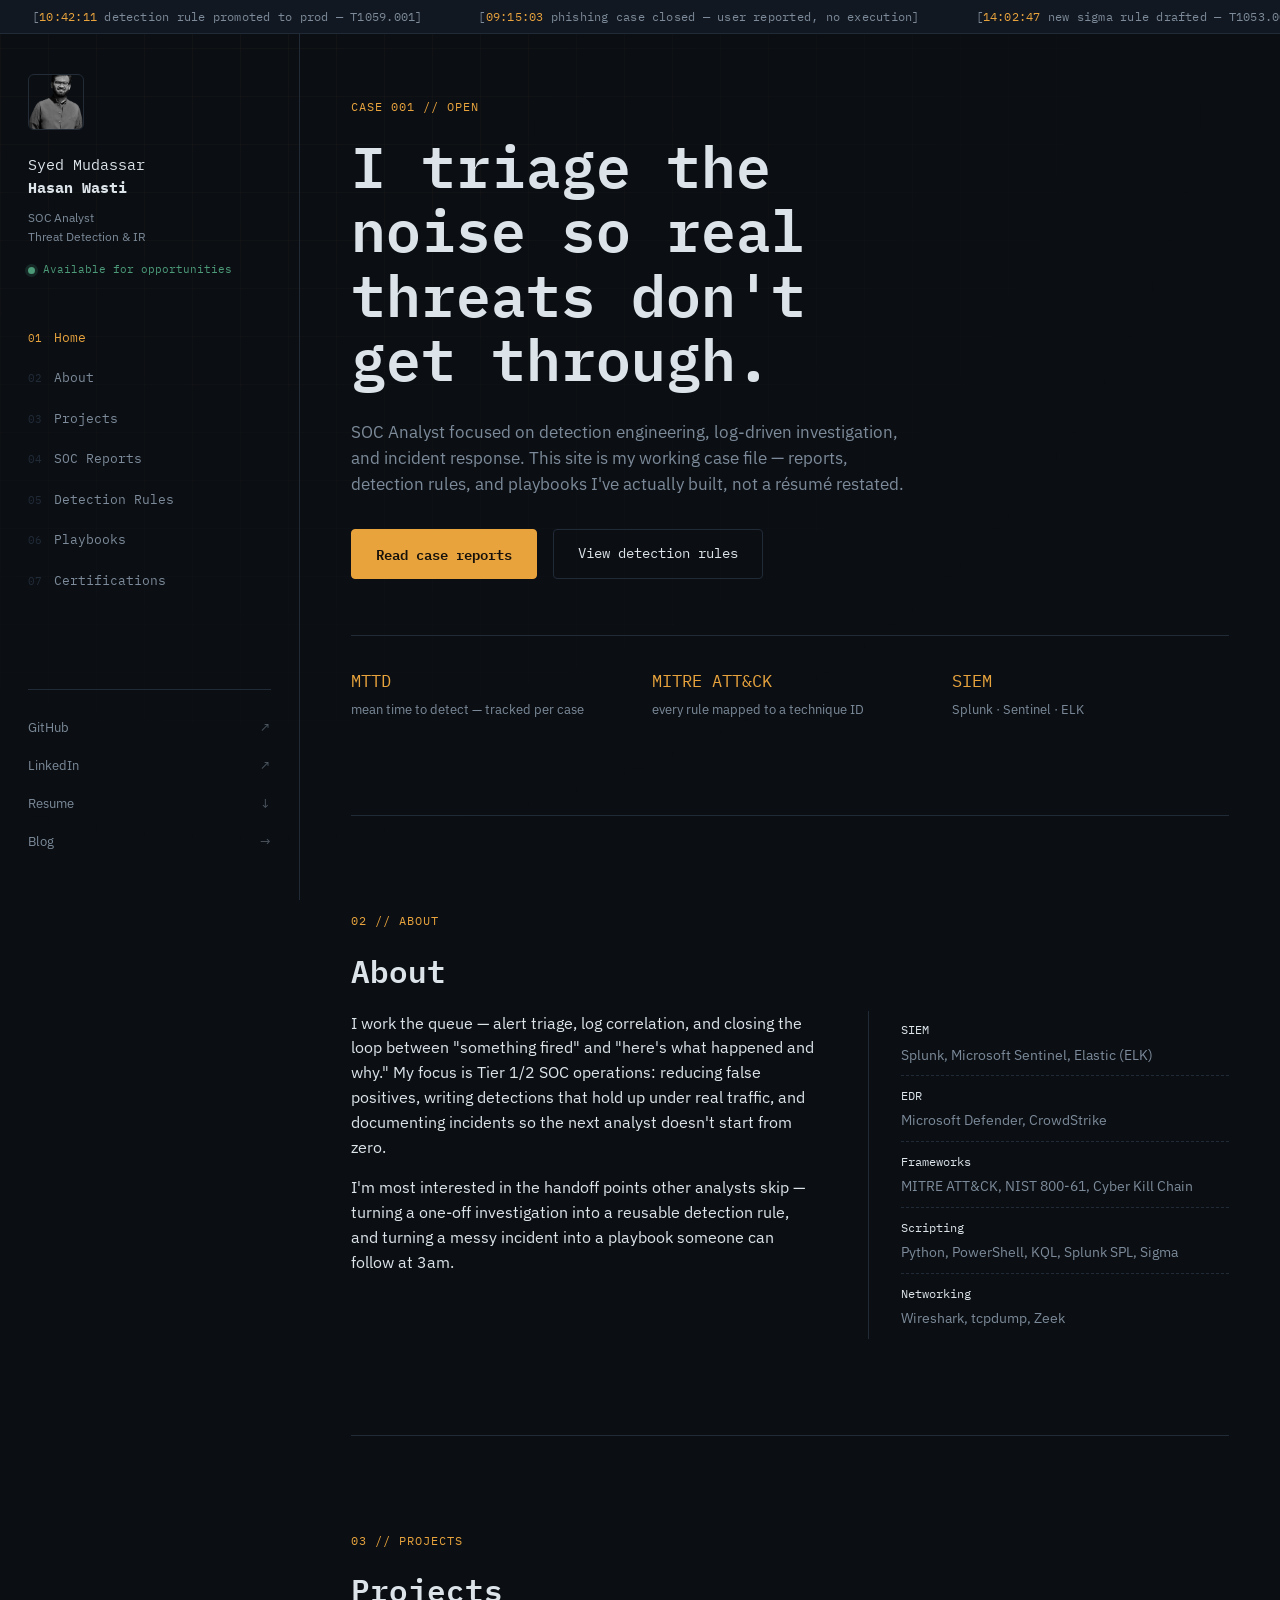
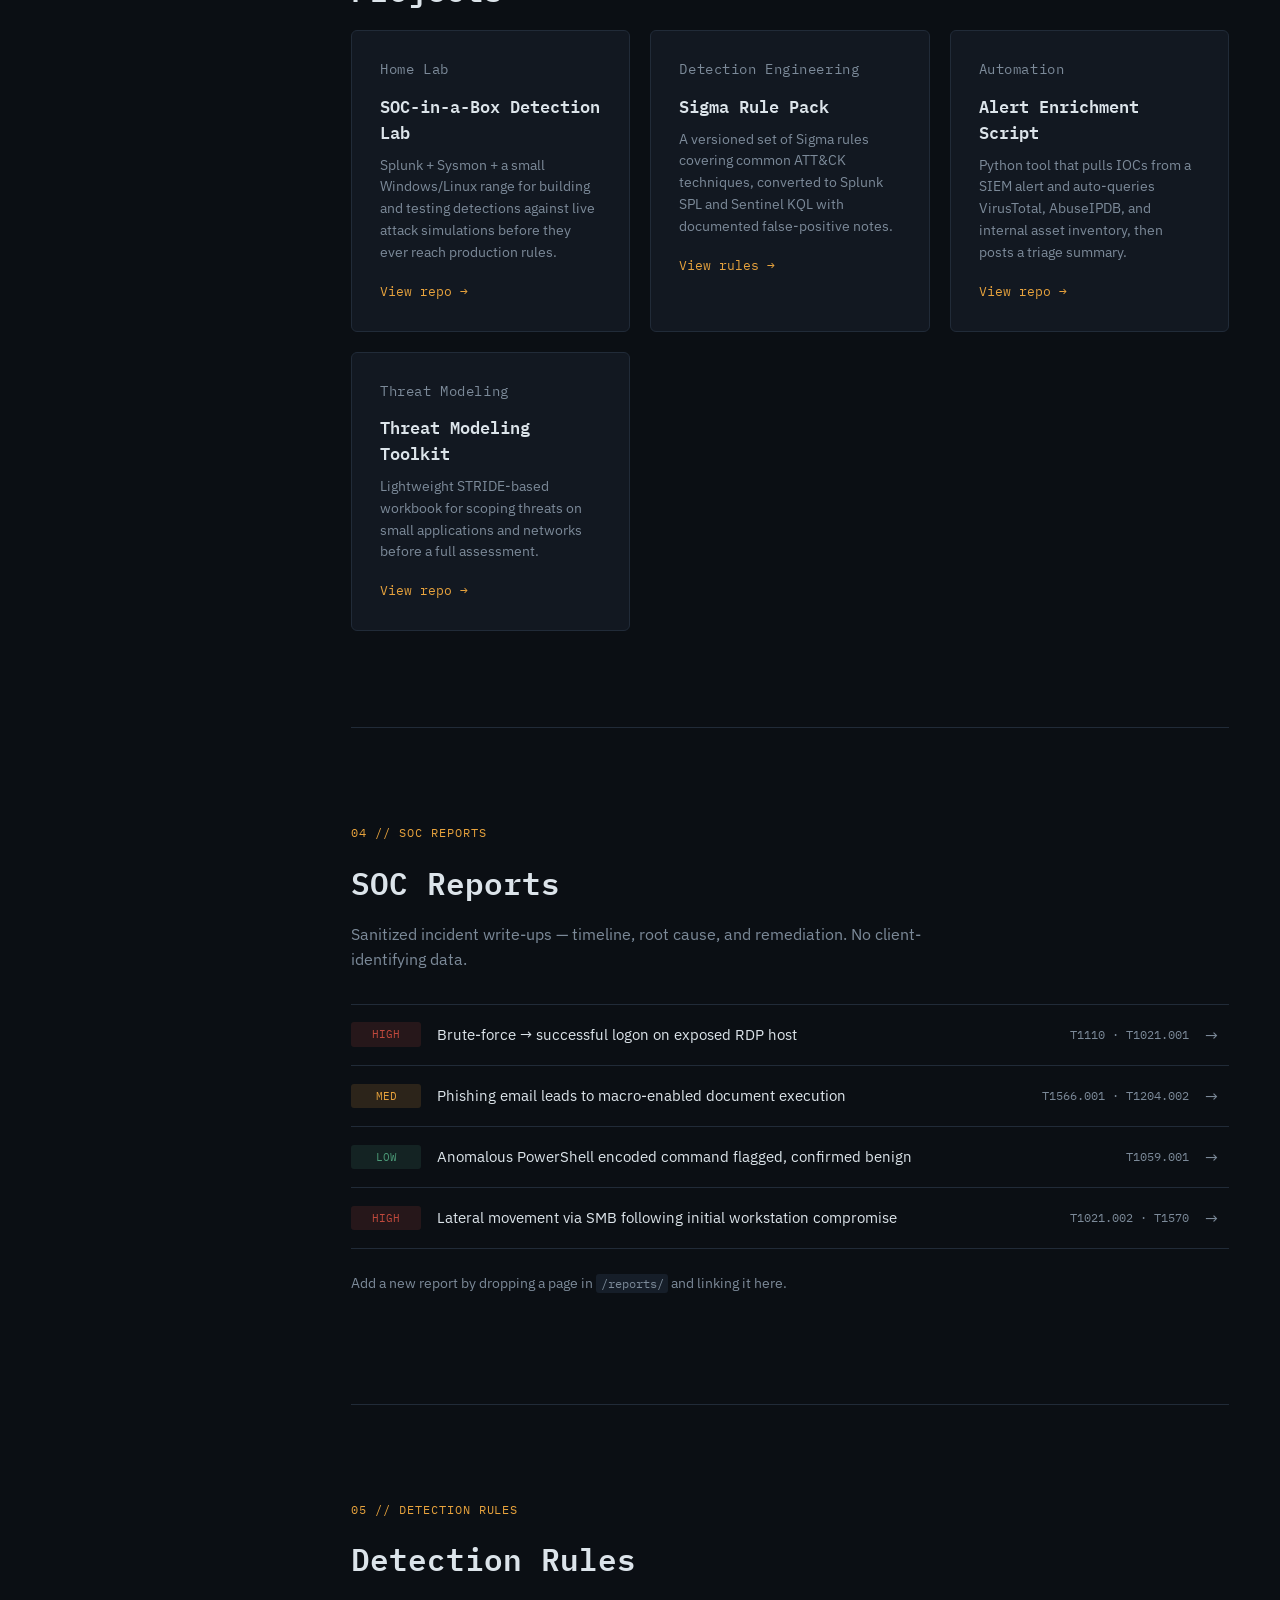
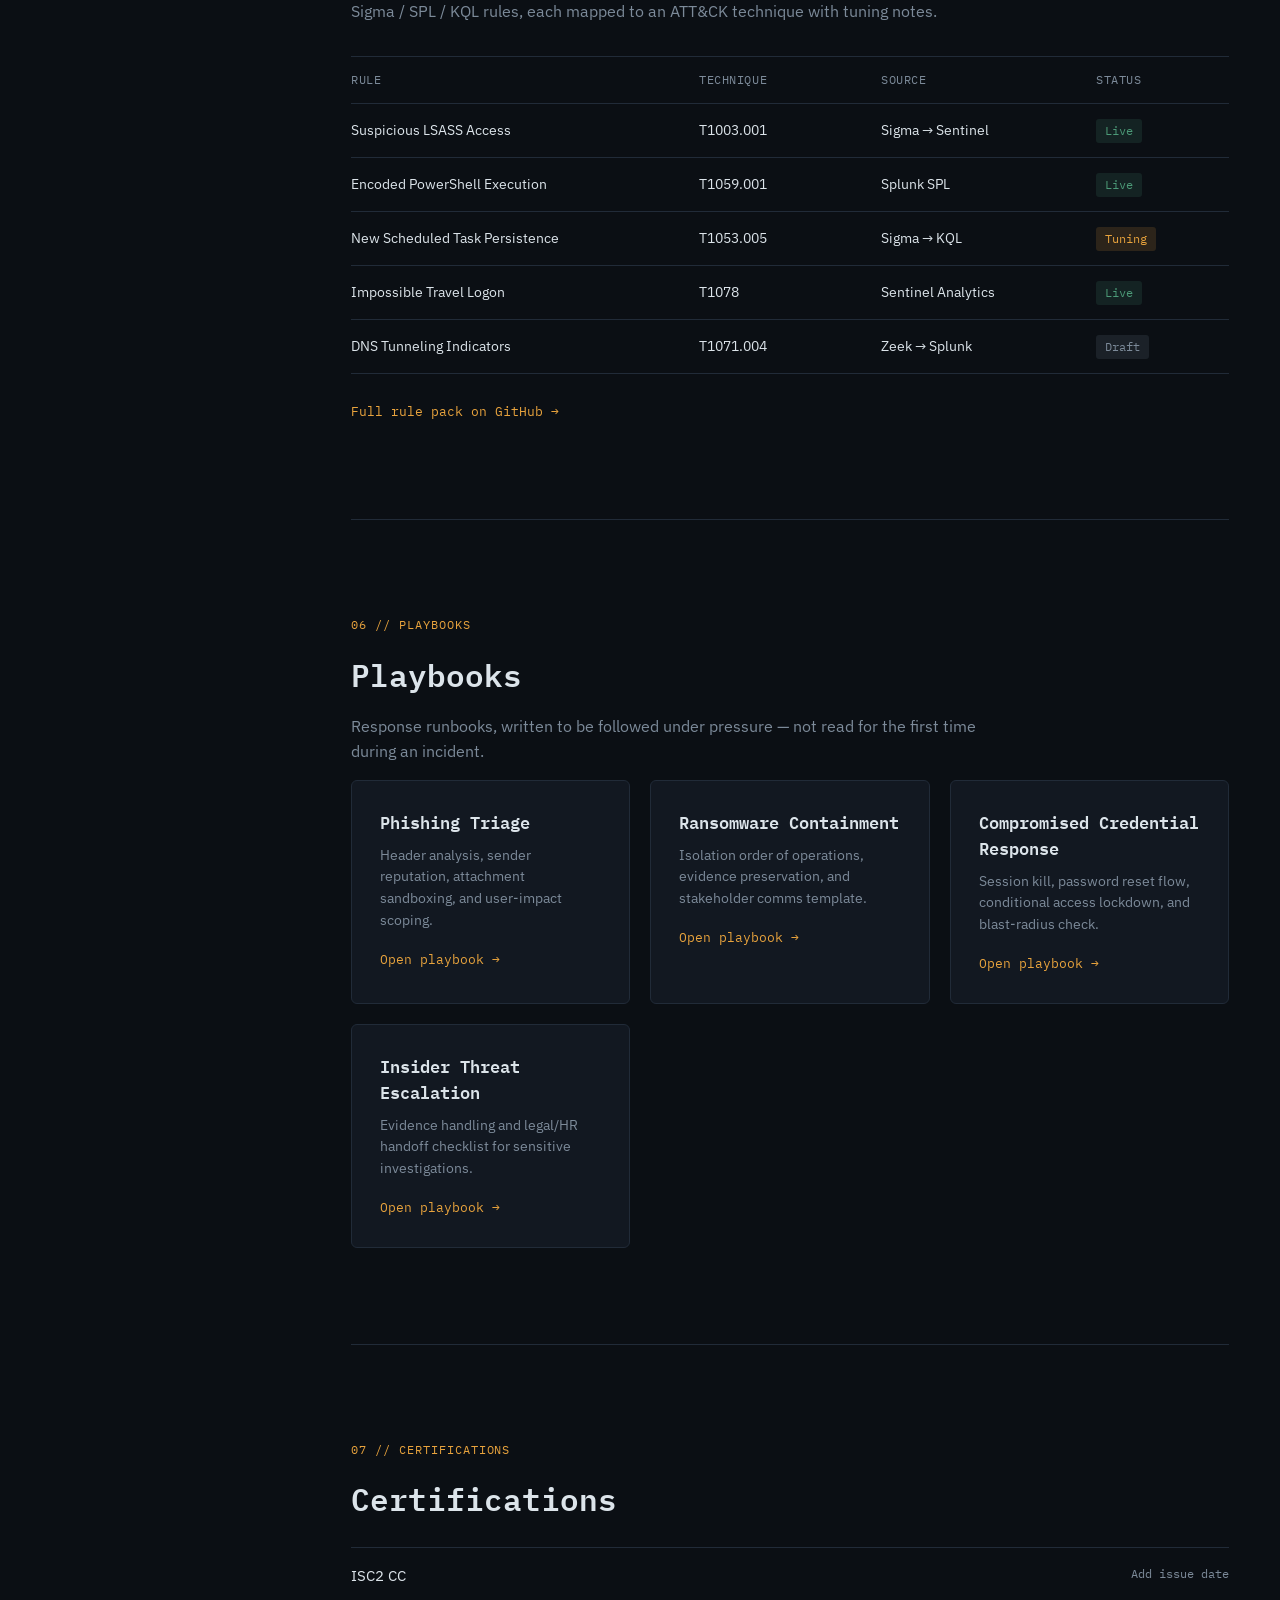
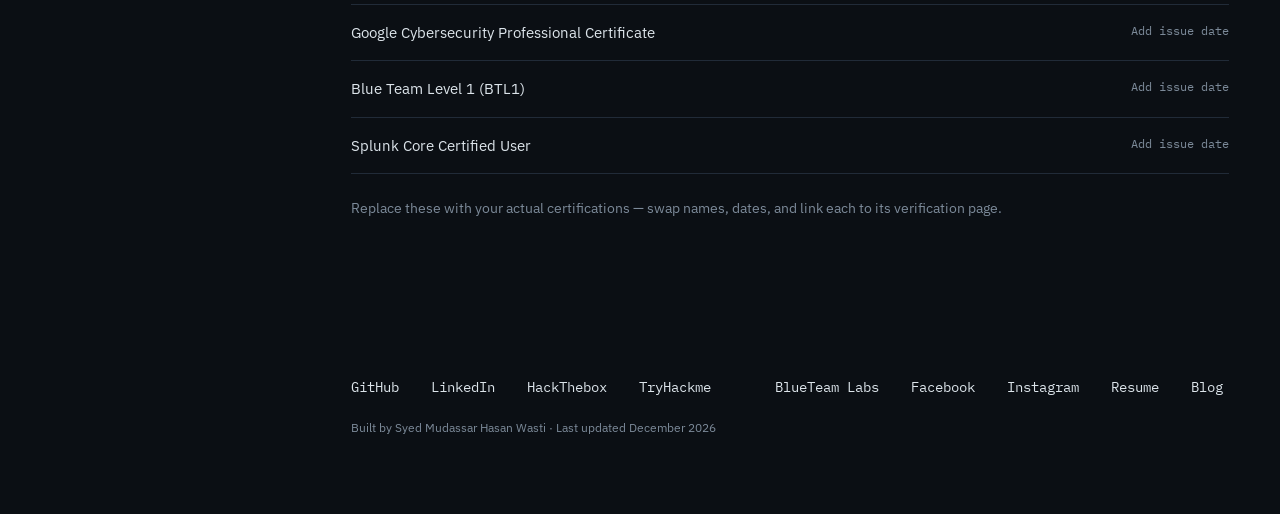
<file: index.html>
<!doctype html>
<html lang="en">
<head>
  <meta charset="utf-8">
  <meta name="viewport" content="width=device-width, initial-scale=1">
  <title>Syed Mudassar Hasan Wasti — SOC Analyst</title>
  <meta name="description" content="SOC Analyst portfolio — detection engineering, incident response case work, playbooks, and certifications.">
  <link rel="shortcut icon" href="img/fav.ico" type="image/x-icon">
  <link rel="preconnect" href="https://fonts.googleapis.com">
  <link href="https://fonts.googleapis.com/css2?family=IBM+Plex+Mono:wght@400;500;600&family=IBM+Plex+Sans:wght@400;500;600;700&display=swap" rel="stylesheet">
  <link rel="stylesheet" href="css/style.css">
</head>
<body>

  <!-- background grid -->
  <div class="grid-overlay" aria-hidden="true"></div>

  <!-- top status ticker -->
  <div class="ticker" role="marquee" aria-label="activity log">
    <div class="ticker__track" id="tickerTrack"></div>
  </div>

  <div class="shell">

    <!-- left console rail -->
    <header class="rail">
      <div class="rail__id">
        <img class="rail__avatar" src="img/profile.png" alt="Syed Mudassar Hasan Wasti">
        <div class="rail__name">Syed Mudassar<br><b>Hasan Wasti</b></div>
        <div class="rail__role">SOC Analyst<br>Threat Detection &amp; IR</div>
        <div class="rail__status"><span class="dot"></span> Available for opportunities</div>
      </div>

      <nav class="rail__nav" id="siteNav">
        <a href="#home" class="nav-link" data-id="01">Home</a>
        <a href="#about" class="nav-link" data-id="02">About</a>
        <a href="#projects" class="nav-link" data-id="03">Projects</a>
        <a href="#reports" class="nav-link" data-id="04">SOC Reports</a>
        <a href="#detections" class="nav-link" data-id="05">Detection Rules</a>
        <a href="#playbooks" class="nav-link" data-id="06">Playbooks</a>
        <a href="#certs" class="nav-link" data-id="07">Certifications</a>
      </nav>

      <div class="rail__links">
        <a href="https://github.com/mudasser9" target="_blank" rel="noopener" class="rail__link">
          <span>GitHub</span><i>&#8599;</i>
        </a>
        <a href="https://www.linkedin.com/in/syed-mudassar-hassan-wasti" target="_blank" rel="noopener" class="rail__link">
          <span>LinkedIn</span><i>&#8599;</i>
        </a>
        <a href="resume.pdf" target="_blank" rel="noopener" class="rail__link">
          <span>Resume</span><i>&#8595;</i>
        </a>
        <a href="blog.html" class="rail__link">
          <span>Blog</span><i>&#8594;</i>
        </a>
      </div>
    </header>

    <button class="rail-toggle" id="railToggle" aria-label="Toggle navigation" aria-expanded="false">
      <span></span><span></span><span></span>
    </button>

    <main class="main">

      <!-- HOME -->
      <section id="home" class="section hero">
        <p class="eyebrow">CASE 001 // OPEN</p>
        <h1 class="hero__title">
          I triage the noise so real threats  don't get through.
        </h1>
        <p class="hero__lede">
          SOC Analyst focused on detection engineering, log-driven investigation, and
          incident response. This site is my working case file — reports, detection
          rules, and playbooks I've actually built, not a résumé restated.
        </p>
        <div class="hero__actions">
          <a href="#reports" class="btn btn--primary">Read case reports</a>
          <a href="#detections" class="btn btn--ghost">View detection rules</a>
        </div>

        <div class="hero__stats">
          <div class="stat">
            <span class="stat__num">MTTD</span>
            <span class="stat__label">mean time to detect — tracked per case</span>
          </div>
          <div class="stat">
            <span class="stat__num">MITRE ATT&amp;CK</span>
            <span class="stat__label">every rule mapped to a technique ID</span>
          </div>
          <div class="stat">
            <span class="stat__num">SIEM</span>
            <span class="stat__label">Splunk · Sentinel · ELK</span>
          </div>
        </div>
      </section>

      <!-- ABOUT -->
      <section id="about" class="section">
        <p class="eyebrow">02 // ABOUT</p>
        <h2 class="section__title">About</h2>
        <div class="about">
          <div class="about__text">
            <p>
              I work the queue — alert triage, log correlation, and closing the loop
              between "something fired" and "here's what happened and why." My focus
              is Tier 1/2 SOC operations: reducing false positives, writing detections
              that hold up under real traffic, and documenting incidents so the next
              analyst doesn't start from zero.
            </p>
            <p>
              I'm most interested in the handoff points other analysts skip — turning
              a one-off investigation into a reusable detection rule, and turning a
              messy incident into a playbook someone can follow at 3am.
            </p>
          </div>
          <ul class="about__tools">
            <li><span>SIEM</span>Splunk, Microsoft Sentinel, Elastic (ELK)</li>
            <li><span>EDR</span>Microsoft Defender, CrowdStrike</li>
            <li><span>Frameworks</span>MITRE ATT&amp;CK, NIST 800-61, Cyber Kill Chain</li>
            <li><span>Scripting</span>Python, PowerShell, KQL, Splunk SPL, Sigma</li>
            <li><span>Networking</span>Wireshark, tcpdump, Zeek</li>
          </ul>
        </div>
      </section>

      <!-- PROJECTS -->
      <section id="projects" class="section">
        <p class="eyebrow">03 // PROJECTS</p>
        <h2 class="section__title">Projects</h2>
        <div class="card-grid">

          <article class="card">
            <p class="card__tag">Home Lab</p>
            <h3>SOC-in-a-Box Detection Lab</h3>
            <p>Splunk + Sysmon + a small Windows/Linux range for building and testing
              detections against live attack simulations before they ever reach production rules.</p>
            <a class="card__link" href="#" target="_blank" rel="noopener">View repo &rarr;</a>
          </article>

          <article class="card">
            <p class="card__tag">Detection Engineering</p>
            <h3>Sigma Rule Pack</h3>
            <p>A versioned set of Sigma rules covering common ATT&amp;CK techniques,
              converted to Splunk SPL and Sentinel KQL with documented false-positive notes.</p>
            <a class="card__link" href="#detections">View rules &rarr;</a>
          </article>

          <article class="card">
            <p class="card__tag">Automation</p>
            <h3>Alert Enrichment Script</h3>
            <p>Python tool that pulls IOCs from a SIEM alert and auto-queries VirusTotal,
              AbuseIPDB, and internal asset inventory, then posts a triage summary.</p>
            <a class="card__link" href="#" target="_blank" rel="noopener">View repo &rarr;</a>
          </article>

          <article class="card">
            <p class="card__tag">Threat Modeling</p>
            <h3>Threat Modeling Toolkit</h3>
            <p>Lightweight STRIDE-based workbook for scoping threats on small
              applications and networks before a full assessment.</p>
            <a class="card__link" href="https://github.com/mudasser9/threat_modeling_tool" target="_blank" rel="noopener">View repo &rarr;</a>
          </article>

        </div>
      </section>

      <!-- SOC REPORTS -->
      <section id="reports" class="section">
        <p class="eyebrow">04 // SOC REPORTS</p>
        <h2 class="section__title">SOC Reports</h2>
        <p class="section__sub">Sanitized incident write-ups — timeline, root cause, and remediation. No client-identifying data.</p>

        <div class="log-list">
          <a href="#" class="log-item">
            <span class="log-item__sev sev--high">HIGH</span>
            <span class="log-item__title">Brute-force → successful logon on exposed RDP host</span>
            <span class="log-item__meta">T1110 · T1021.001</span>
            <span class="log-item__arrow">&rarr;</span>
          </a>
          <a href="#" class="log-item">
            <span class="log-item__sev sev--med">MED</span>
            <span class="log-item__title">Phishing email leads to macro-enabled document execution</span>
            <span class="log-item__meta">T1566.001 · T1204.002</span>
            <span class="log-item__arrow">&rarr;</span>
          </a>
          <a href="#" class="log-item">
            <span class="log-item__sev sev--low">LOW</span>
            <span class="log-item__title">Anomalous PowerShell encoded command flagged, confirmed benign</span>
            <span class="log-item__meta">T1059.001</span>
            <span class="log-item__arrow">&rarr;</span>
          </a>
          <a href="#" class="log-item">
            <span class="log-item__sev sev--high">HIGH</span>
            <span class="log-item__title">Lateral movement via SMB following initial workstation compromise</span>
            <span class="log-item__meta">T1021.002 · T1570</span>
            <span class="log-item__arrow">&rarr;</span>
          </a>
        </div>
        <p class="section__note">Add a new report by dropping a page in <code>/reports/</code> and linking it here.</p>
      </section>

      <!-- DETECTION RULES -->
      <section id="detections" class="section">
        <p class="eyebrow">05 // DETECTION RULES</p>
        <h2 class="section__title">Detection Rules</h2>
        <p class="section__sub">Sigma / SPL / KQL rules, each mapped to an ATT&amp;CK technique with tuning notes.</p>

        <div class="rule-table">
          <div class="rule-row rule-row--head">
            <span>Rule</span><span>Technique</span><span>Source</span><span>Status</span>
          </div>
          <div class="rule-row">
            <span>Suspicious LSASS Access</span><span>T1003.001</span><span>Sigma → Sentinel</span><span class="status status--live">Live</span>
          </div>
          <div class="rule-row">
            <span>Encoded PowerShell Execution</span><span>T1059.001</span><span>Splunk SPL</span><span class="status status--live">Live</span>
          </div>
          <div class="rule-row">
            <span>New Scheduled Task Persistence</span><span>T1053.005</span><span>Sigma → KQL</span><span class="status status--tuning">Tuning</span>
          </div>
          <div class="rule-row">
            <span>Impossible Travel Logon</span><span>T1078</span><span>Sentinel Analytics</span><span class="status status--live">Live</span>
          </div>
          <div class="rule-row">
            <span>DNS Tunneling Indicators</span><span>T1071.004</span><span>Zeek → Splunk</span><span class="status status--draft">Draft</span>
          </div>
        </div>
        <a class="card__link" href="https://github.com/mudasser9" target="_blank" rel="noopener">Full rule pack on GitHub &rarr;</a>
      </section>

      <!-- PLAYBOOKS -->
      <section id="playbooks" class="section">
        <p class="eyebrow">06 // PLAYBOOKS</p>
        <h2 class="section__title">Playbooks</h2>
        <p class="section__sub">Response runbooks, written to be followed under pressure — not read for the first time during an incident.</p>

        <div class="card-grid">
          <article class="card card--playbook">
            <h3>Phishing Triage</h3>
            <p>Header analysis, sender reputation, attachment sandboxing, and user-impact scoping.</p>
            <a class="card__link" href="#">Open playbook &rarr;</a>
          </article>
          <article class="card card--playbook">
            <h3>Ransomware Containment</h3>
            <p>Isolation order of operations, evidence preservation, and stakeholder comms template.</p>
            <a class="card__link" href="#">Open playbook &rarr;</a>
          </article>
          <article class="card card--playbook">
            <h3>Compromised Credential Response</h3>
            <p>Session kill, password reset flow, conditional access lockdown, and blast-radius check.</p>
            <a class="card__link" href="#">Open playbook &rarr;</a>
          </article>
          <article class="card card--playbook">
            <h3>Insider Threat Escalation</h3>
            <p>Evidence handling and legal/HR handoff checklist for sensitive investigations.</p>
            <a class="card__link" href="#">Open playbook &rarr;</a>
          </article>
        </div>
      </section>

      <!-- CERTIFICATIONS -->
      <section id="certs" class="section">
        <p class="eyebrow">07 // CERTIFICATIONS</p>
        <h2 class="section__title">Certifications</h2>
        <div class="cert-list">
          <div class="cert">
            <span class="cert__name">ISC2 CC</span>
            <span class="cert__meta">Add issue date</span>
          </div>
          <div class="cert">
            <span class="cert__name">Google Cybersecurity Professional Certificate</span>
            <span class="cert__meta">Add issue date</span>
          </div>
          <div class="cert">
            <span class="cert__name">Blue Team Level 1 (BTL1)</span>
            <span class="cert__meta">Add issue date</span>
          </div>
          <div class="cert">
            <span class="cert__name">Splunk Core Certified User</span>
            <span class="cert__meta">Add issue date</span>
          </div>
        </div>
        <p class="section__note">Replace these with your actual certifications — swap names, dates, and link each to its verification page.</p>
      </section>

      <footer class="footer">
        <div class="footer__row">
          <a href="https://github.com/mudasser9" target="_blank" rel="noopener">GitHub</a>
          <a href="https://www.linkedin.com/in/syed-mudassar-hassan-wasti" target="_blank" rel="noopener">LinkedIn</a>
          <a href="https://profile.hackthebox.com/profile/019f16f6-bfb5-70d3-9d55-66ff6a57c721" target="_blank" rel="noopener">HackThebox</a>
          <a href="https://tryhackme.com/p/mudasserhassan9">TryHackme</a>
          <a href="https://apps.letsdefend.io/user/mudasserhassan9"></a>
          <a href="https://blueteamlabs.online/home/user/e0b0246374e21196e00133">BlueTeam Labs</a>
          <a href="https://www.facebook.com/shadworegin">Facebook</a>
          <a href="https://www.instagram.com/shadworegin12">Instagram</a>
          <a href="Syed_Mudassar_Hasan_Wasti.pdf" target="_blank" rel="noopener">Resume</a>
          <a href="blog.html">Blog</a>
        </div>
        <p class="footer__note">Built by Syed Mudassar Hasan Wasti · Last updated <span id="lastUpdated"></span></p>
      </footer>

    </main>
  </div>

  <script src="js/main.js"></script>
</body>
</html>
</file>
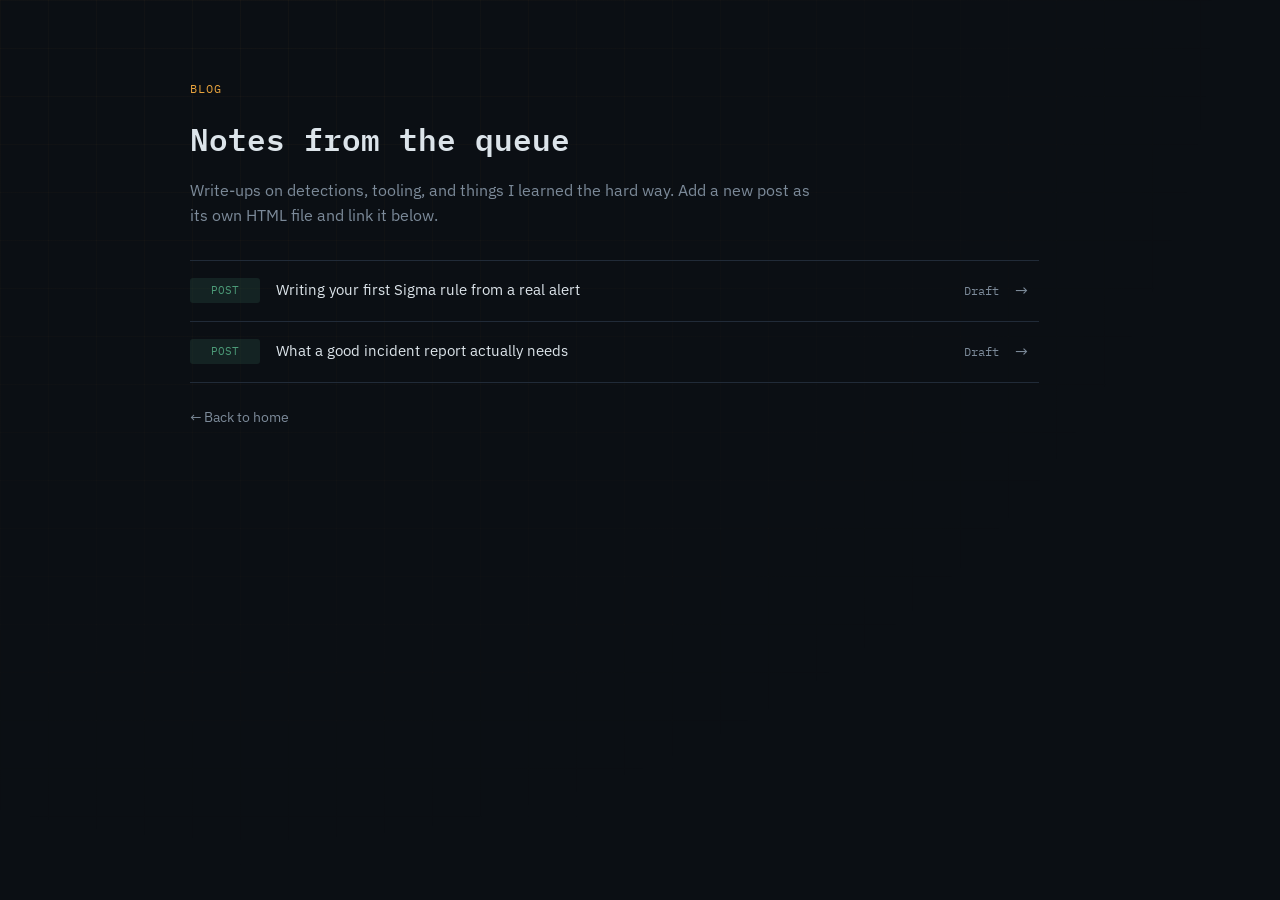
<file: blog.html>
<!doctype html>
<html lang="en">
<head>
  <meta charset="utf-8">
  <meta name="viewport" content="width=device-width, initial-scale=1">
  <title>Blog — Syed Mudassar Hasan Wasti</title>
  <link rel="shortcut icon" href="img/fav.ico" type="image/x-icon">
  <link rel="preconnect" href="https://fonts.googleapis.com">
  <link href="https://fonts.googleapis.com/css2?family=IBM+Plex+Mono:wght@400;500;600&family=IBM+Plex+Sans:wght@400;500;600;700&display=swap" rel="stylesheet">
  <link rel="stylesheet" href="css/style.css">
</head>
<body>
  <div class="grid-overlay" aria-hidden="true"></div>
  <div class="shell" style="max-width:900px;">
    <main class="main" style="padding-left:0;">
      <section class="section" style="border-bottom:none; padding-top:5rem;">
        <p class="eyebrow">BLOG</p>
        <h1 class="section__title">Notes from the queue</h1>
        <p class="section__sub">Write-ups on detections, tooling, and things I learned the hard way. Add a new post as its own HTML file and link it below.</p>

        <div class="log-list">
          <a href="#" class="log-item">
            <span class="log-item__sev sev--low">POST</span>
            <span class="log-item__title">Writing your first Sigma rule from a real alert</span>
            <span class="log-item__meta">Draft</span>
            <span class="log-item__arrow">&rarr;</span>
          </a>
          <a href="#" class="log-item">
            <span class="log-item__sev sev--low">POST</span>
            <span class="log-item__title">What a good incident report actually needs</span>
            <span class="log-item__meta">Draft</span>
            <span class="log-item__arrow">&rarr;</span>
          </a>
        </div>

        <p class="section__note"><a href="index.html">&larr; Back to home</a></p>
      </section>
    </main>
  </div>
</body>
</html>
</file>
<file: css/style.css>
/* ===================================================================
   TOKENS
=================================================================== */
:root{
  --bg: #0B0F14;
  --panel: #121821;
  --panel-2: #161E29;
  --line: #212B38;
  --text: #DCE4EA;
  --muted: #7C8A99;
  --accent: #E8A33D;   /* signal amber — status / CTA */
  --critical: #C1493D; /* high severity, used sparingly */
  --good: #4C9A78;     /* low severity / live status */

  --mono: "IBM Plex Mono", ui-monospace, SFMono-Regular, Menlo, monospace;
  --sans: "IBM Plex Sans", -apple-system, BlinkMacSystemFont, "Segoe UI", sans-serif;

  --rail-w: 300px;
}

*{ box-sizing: border-box; }
html{ scroll-behavior: smooth; }
body{
  margin:0;
  background: var(--bg);
  color: var(--text);
  font-family: var(--sans);
  line-height: 1.55;
  -webkit-font-smoothing: antialiased;
}
a{ color: inherit; text-decoration: none; }
h1,h2,h3{ font-family: var(--mono); font-weight: 600; margin: 0; }
p{ margin: 0 0 1em; color: var(--text); }
code{ font-family: var(--mono); background: var(--panel-2); padding: .15em .4em; border-radius: 3px; font-size: .85em; }

@media (prefers-reduced-motion: reduce){
  *{ animation-duration: .001ms !important; animation-iteration-count: 1 !important; transition-duration: .001ms !important; scroll-behavior: auto !important; }
}

/* faint schematic grid backdrop */
.grid-overlay{
  position: fixed; inset: 0; pointer-events: none; z-index: 0;
  background-image:
    linear-gradient(rgba(232,163,61,.035) 1px, transparent 1px),
    linear-gradient(90deg, rgba(232,163,61,.035) 1px, transparent 1px);
  background-size: 48px 48px;
  mask-image: radial-gradient(ellipse at 20% 0%, black 0%, transparent 70%);
}

/* ===================================================================
   TICKER
=================================================================== */
.ticker{
  position: sticky; top:0; z-index: 20;
  background: var(--panel);
  border-bottom: 1px solid var(--line);
  overflow: hidden;
  height: 34px;
  display:flex; align-items:center;
}
.ticker__track{
  display:inline-flex; gap: 3.5rem;
  white-space: nowrap;
  font-family: var(--mono);
  font-size: .72rem;
  letter-spacing: .02em;
  color: var(--muted);
  padding-left: 2rem;
  animation: ticker 32s linear infinite;
}
.ticker__track span.hl{ color: var(--accent); }
@keyframes ticker{
  from{ transform: translateX(0); }
  to{ transform: translateX(-50%); }
}

/* ===================================================================
   SHELL / LAYOUT
=================================================================== */
.shell{
  position: relative; z-index: 1;
  display: flex;
  min-height: 100vh;
  max-width: 1400px;
  margin: 0 auto;
}

/* ---- left rail ---- */
.rail{
  width: var(--rail-w);
  flex: 0 0 var(--rail-w);
  border-right: 1px solid var(--line);
  padding: 2.5rem 1.75rem;
  position: sticky; top: 34px;
  height: calc(100vh - 34px);
  display: flex; flex-direction: column; justify-content: space-between;
}
.rail__id{ margin-bottom: 2.5rem; }
.rail__avatar{
  width: 56px; height: 56px; border-radius: 6px;
  object-fit: cover;
  border: 1px solid var(--line);
  margin-bottom: 1rem;
  filter: grayscale(15%);
}
.rail__name{
  font-family: var(--mono); font-size: .95rem; margin-bottom: .5rem;
}
.rail__role{ font-size: .78rem; color: var(--muted); margin-bottom: 1rem; line-height: 1.5; }
.rail__status{
  font-size: .7rem; color: var(--good);
  display: flex; align-items: center; gap: .5rem;
  font-family: var(--mono);
}
.dot{
  width: 7px; height:7px; border-radius: 50%;
  background: var(--good);
  box-shadow: 0 0 0 3px rgba(76,154,120,.18);
  animation: pulse 2.4s ease-in-out infinite;
}
@keyframes pulse{ 0%,100%{ opacity: 1;} 50%{ opacity: .45; } }

.rail__nav{ display:flex; flex-direction: column; gap: .1rem; flex: 1; }
.nav-link{
  font-family: var(--mono); font-size: .82rem; color: var(--muted);
  padding: .55rem 0; border-bottom: 1px solid transparent;
  display:flex; gap: .75rem; align-items:baseline;
  transition: color .15s ease, padding-left .15s ease;
}
.nav-link::before{ content: attr(data-id); color: var(--line); font-size: .7rem; }
.nav-link:hover{ color: var(--text); padding-left: .35rem; }
.nav-link.active{ color: var(--accent); }
.nav-link.active::before{ color: var(--accent); }

.rail__links{ display:flex; flex-direction: column; gap: .1rem; margin-top: 2rem; border-top: 1px solid var(--line); padding-top: 1.25rem; }
.rail__link{
  display:flex; justify-content: space-between; align-items:center;
  font-size: .82rem; padding: .5rem 0; color: var(--muted);
}
.rail__link:hover{ color: var(--text); }
.rail__link i{ font-style: normal; opacity: .6; }

/* mobile toggle (hidden on desktop) */
.rail-toggle{ display:none; }

/* ---- main ---- */
.main{ flex: 1; min-width: 0; padding: 0 clamp(1.5rem, 4vw, 5rem); }
.section{ padding: 6rem 0; border-bottom: 1px solid var(--line); }
.section:last-of-type{ border-bottom: none; }

.eyebrow{
  font-family: var(--mono); font-size: .75rem; color: var(--accent);
  letter-spacing: .08em; margin-bottom: 1rem;
}
.section__title{ font-size: clamp(1.6rem, 2.4vw, 2.1rem); margin-bottom: 1rem; }
.section__sub{ color: var(--muted); max-width: 640px; }
.section__note{ color: var(--muted); font-size: .85rem; margin-top: 1.5rem; }

/* ---- hero ---- */
.hero{ padding-top: 4rem; }
.hero__title{
  font-size: clamp(2.3rem, 5vw, 3.6rem);
  line-height: 1.12;
  margin-bottom: 1.75rem;
  max-width: 14ch;
}
.hero__lede{ max-width: 560px; color: var(--muted); font-size: 1.05rem; }
.hero__actions{ display:flex; gap: 1rem; margin: 2rem 0 3.5rem; flex-wrap: wrap; }

.btn{
  font-family: var(--mono); font-size: .85rem;
  padding: .85rem 1.5rem; border-radius: 4px; border: 1px solid var(--line);
  transition: border-color .15s ease, background .15s ease, transform .1s ease;
}
.btn:hover{ transform: translateY(-1px); }
.btn--primary{ background: var(--accent); border-color: var(--accent); color: #16110A; font-weight: 600; }
.btn--primary:hover{ background: #f0b155; }
.btn--ghost{ color: var(--text); }
.btn--ghost:hover{ border-color: var(--accent); color: var(--accent); }

.hero__stats{ display:grid; grid-template-columns: repeat(auto-fit, minmax(180px,1fr)); gap: 1.5rem; border-top: 1px solid var(--line); padding-top: 2rem; }
.stat{ display:flex; flex-direction: column; gap: .35rem; }
.stat__num{ font-family: var(--mono); color: var(--accent); font-size: 1.05rem; }
.stat__label{ font-size: .8rem; color: var(--muted); }

/* ---- about ---- */
.about{ display:grid; grid-template-columns: 1.3fr 1fr; gap: 3rem; }
.about__tools{ list-style: none; margin:0; padding:0; border-left: 1px solid var(--line); padding-left: 2rem; }
.about__tools li{ font-size: .9rem; color: var(--muted); padding: .6rem 0; border-bottom: 1px dashed var(--line); }
.about__tools li:last-child{ border-bottom: none; }
.about__tools span{ display:block; font-family: var(--mono); color: var(--text); font-size: .78rem; margin-bottom: .25rem; }

/* ---- cards ---- */
.card-grid{ display:grid; grid-template-columns: repeat(auto-fit, minmax(260px,1fr)); gap: 1.25rem; }
.card{
  background: var(--panel); border: 1px solid var(--line); border-radius: 6px;
  padding: 1.75rem; transition: border-color .15s ease, transform .15s ease;
}
.card:hover{ border-color: var(--accent); transform: translateY(-2px); }
.card__tag{ font-family: var(--mono); font-size: .7rem; color: var(--accent); margin-bottom: .75rem; letter-spacing: .04em; }
.card h3{ font-size: 1.05rem; margin-bottom: .6rem; }
.card p{ font-size: .88rem; color: var(--muted); }
.card__link{ font-family: var(--mono); font-size: .8rem; color: var(--accent); }

/* ---- reports log list ---- */
.log-list{ display:flex; flex-direction: column; border-top: 1px solid var(--line); margin-top: 2rem; }
.log-item{
  display:grid; grid-template-columns: 70px 1fr auto 24px; gap: 1rem; align-items:center;
  padding: 1.1rem 0; border-bottom: 1px solid var(--line);
  transition: background .15s ease;
}
.log-item:hover{ background: rgba(232,163,61,.04); }
.log-item__sev{ font-family: var(--mono); font-size: .68rem; padding: .25rem .5rem; border-radius: 3px; text-align:center; }
.sev--high{ background: rgba(193,73,61,.15); color: var(--critical); }
.sev--med{ background: rgba(232,163,61,.15); color: var(--accent); }
.sev--low{ background: rgba(76,154,120,.15); color: var(--good); }
.log-item__title{ font-size: .92rem; }
.log-item__meta{ font-family: var(--mono); font-size: .75rem; color: var(--muted); }
.log-item__arrow{ color: var(--muted); }

/* ---- rule table ---- */
.rule-table{ border-top: 1px solid var(--line); margin: 2rem 0 1.5rem; }
.rule-row{
  display:grid; grid-template-columns: 2fr 1fr 1.2fr .8fr; gap: 1rem;
  padding: .9rem 0; border-bottom: 1px solid var(--line);
  font-size: .85rem; align-items:center;
}
.rule-row--head{ font-family: var(--mono); color: var(--muted); font-size: .72rem; text-transform: uppercase; letter-spacing: .05em; }
.status{ font-family: var(--mono); font-size: .72rem; padding: .2rem .55rem; border-radius: 3px; width: fit-content; }
.status--live{ background: rgba(76,154,120,.15); color: var(--good); }
.status--tuning{ background: rgba(232,163,61,.15); color: var(--accent); }
.status--draft{ background: rgba(124,138,153,.15); color: var(--muted); }

/* ---- certs ---- */
.cert-list{ display:flex; flex-direction: column; border-top: 1px solid var(--line); margin-top: 1.5rem; }
.cert{ display:flex; justify-content: space-between; padding: 1rem 0; border-bottom: 1px solid var(--line); }
.cert__name{ font-size: .95rem; }
.cert__meta{ font-family: var(--mono); font-size: .78rem; color: var(--muted); }

/* ---- footer ---- */
.footer{ padding: 3rem 0 4rem; }
.footer__row{ display:flex; gap: 2rem; margin-bottom: 1.25rem; font-family: var(--mono); font-size: .85rem; }
.footer__row a:hover{ color: var(--accent); }
.footer__note{ color: var(--muted); font-size: .78rem; }

/* ===================================================================
   RESPONSIVE
=================================================================== */
@media (max-width: 900px){
  .rail{
    position: fixed; top: 34px; left: 0; height: calc(100vh - 34px);
    transform: translateX(-100%);
    transition: transform .25s ease;
    background: var(--bg); z-index: 30; width: 82vw; max-width: 320px;
    box-shadow: 20px 0 40px rgba(0,0,0,.4);
  }
  .rail.is-open{ transform: translateX(0); }
  .rail-toggle{
    display:flex; flex-direction: column; gap: 5px; justify-content:center;
    position: fixed; top: 44px; right: 1.25rem; z-index: 31;
    width: 38px; height: 38px; background: var(--panel); border: 1px solid var(--line);
    border-radius: 4px; padding: 0; cursor: pointer;
  }
  .rail-toggle span{ width: 16px; height: 2px; background: var(--text); margin: 0 auto; }
  .about{ grid-template-columns: 1fr; }
  .about__tools{ border-left: none; padding-left: 0; border-top: 1px solid var(--line); padding-top: 1.5rem; }
  .rule-row{ grid-template-columns: 1.5fr 1fr 1fr; }
  .rule-row span:nth-child(3){ display:none; }
  .log-item{ grid-template-columns: 55px 1fr 20px; }
  .log-item__meta{ display:none; }
}
</file>
